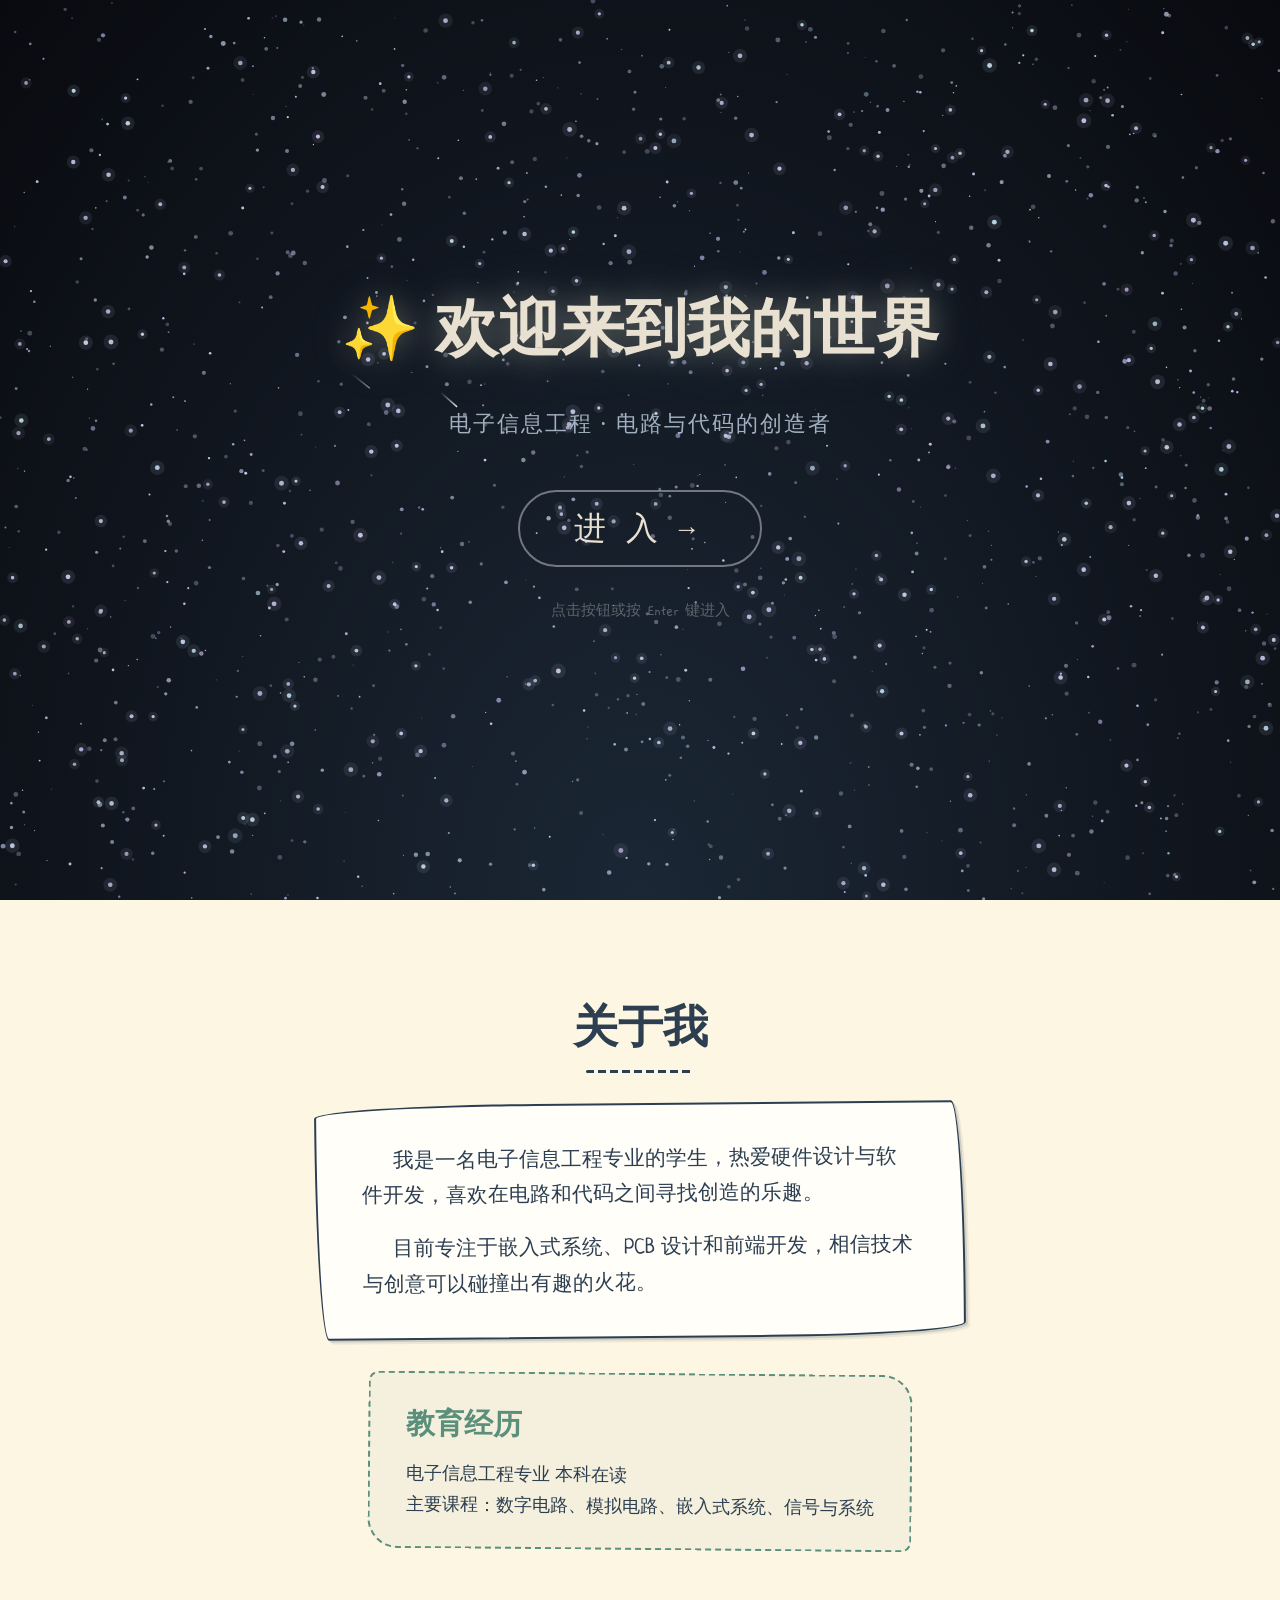
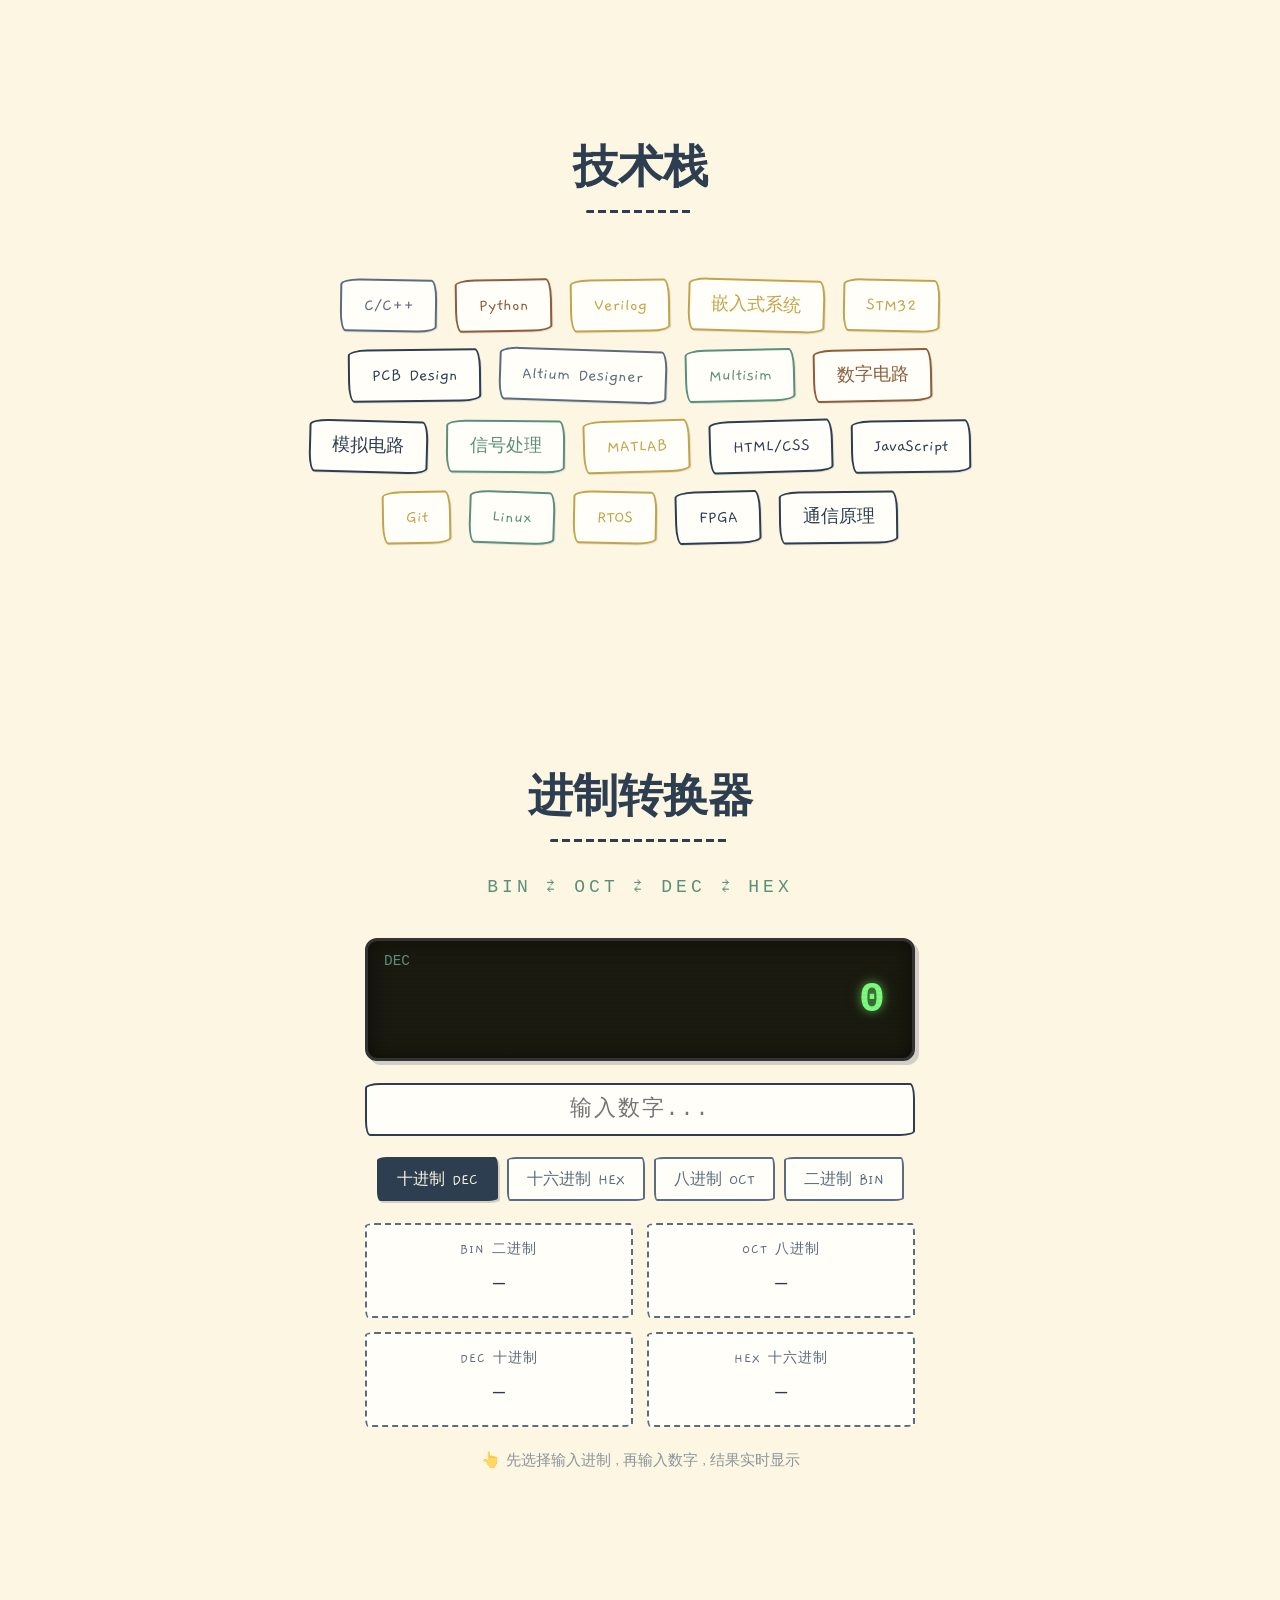
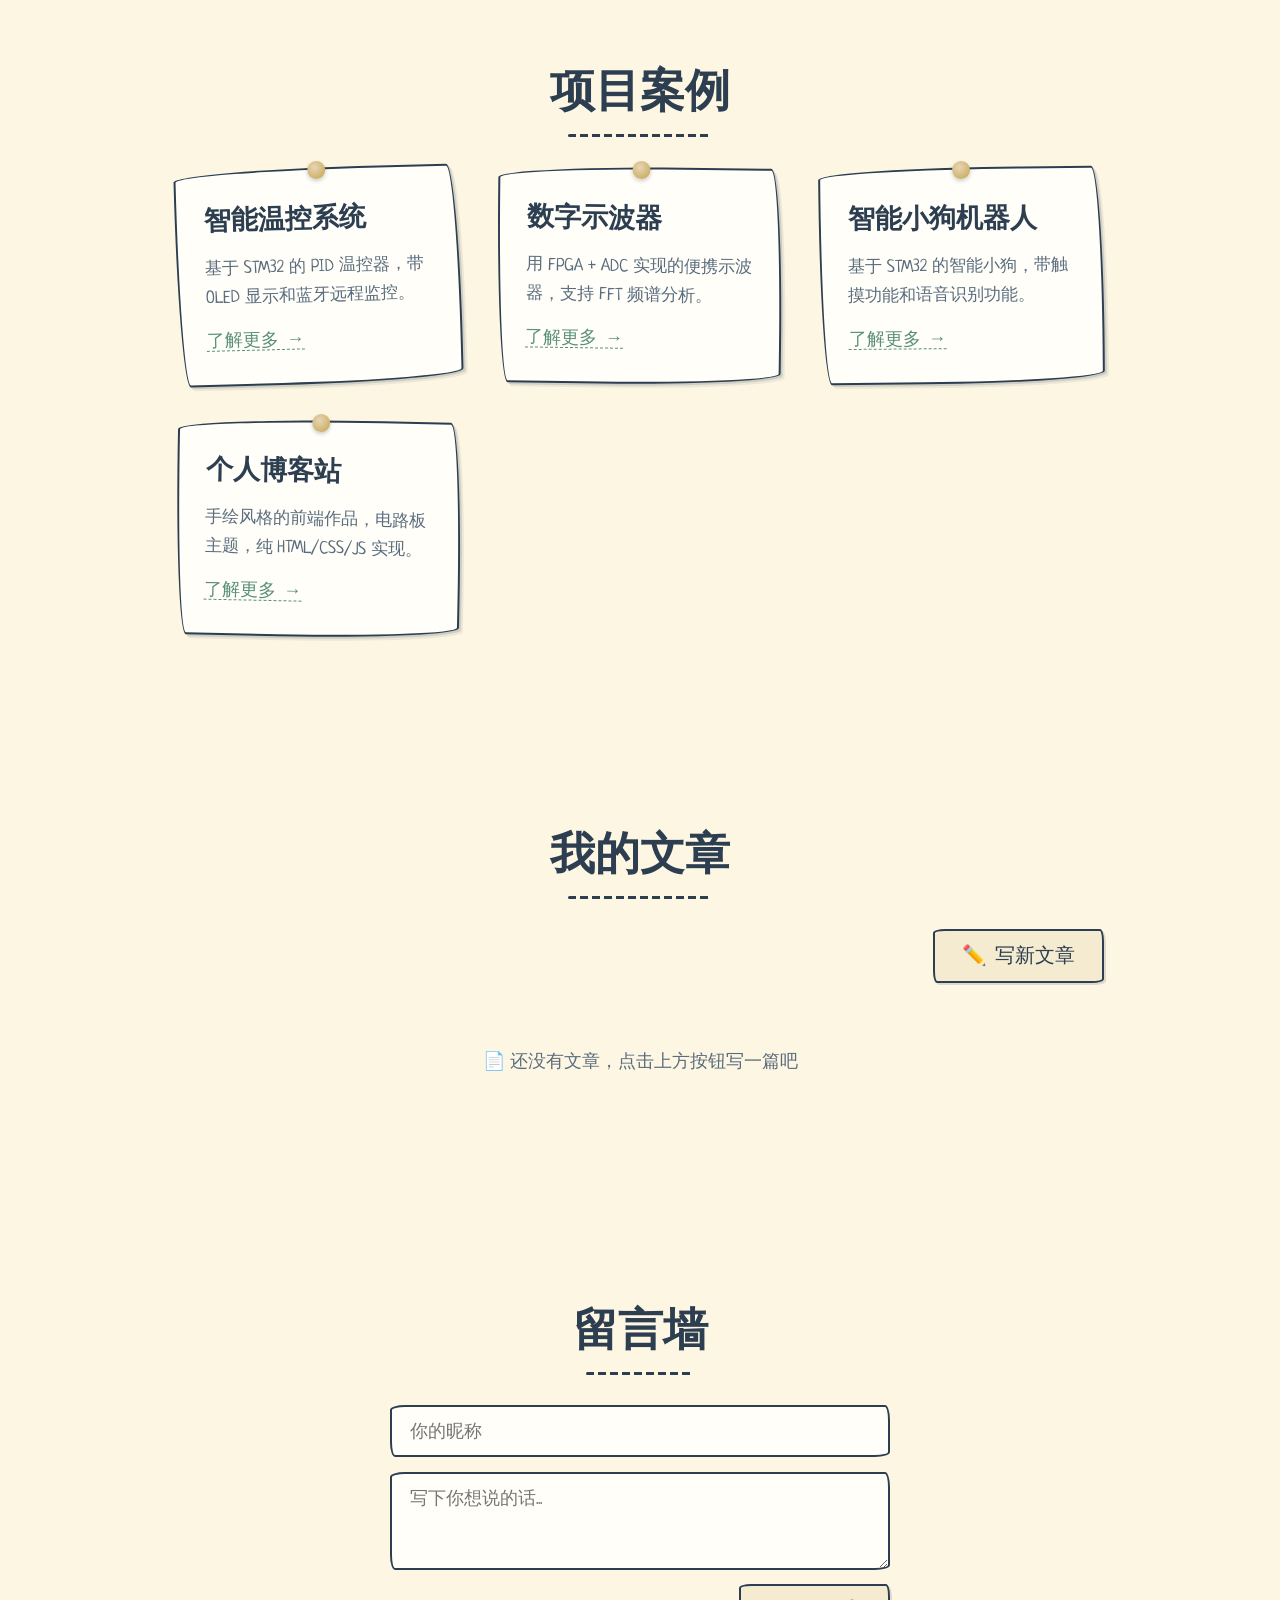
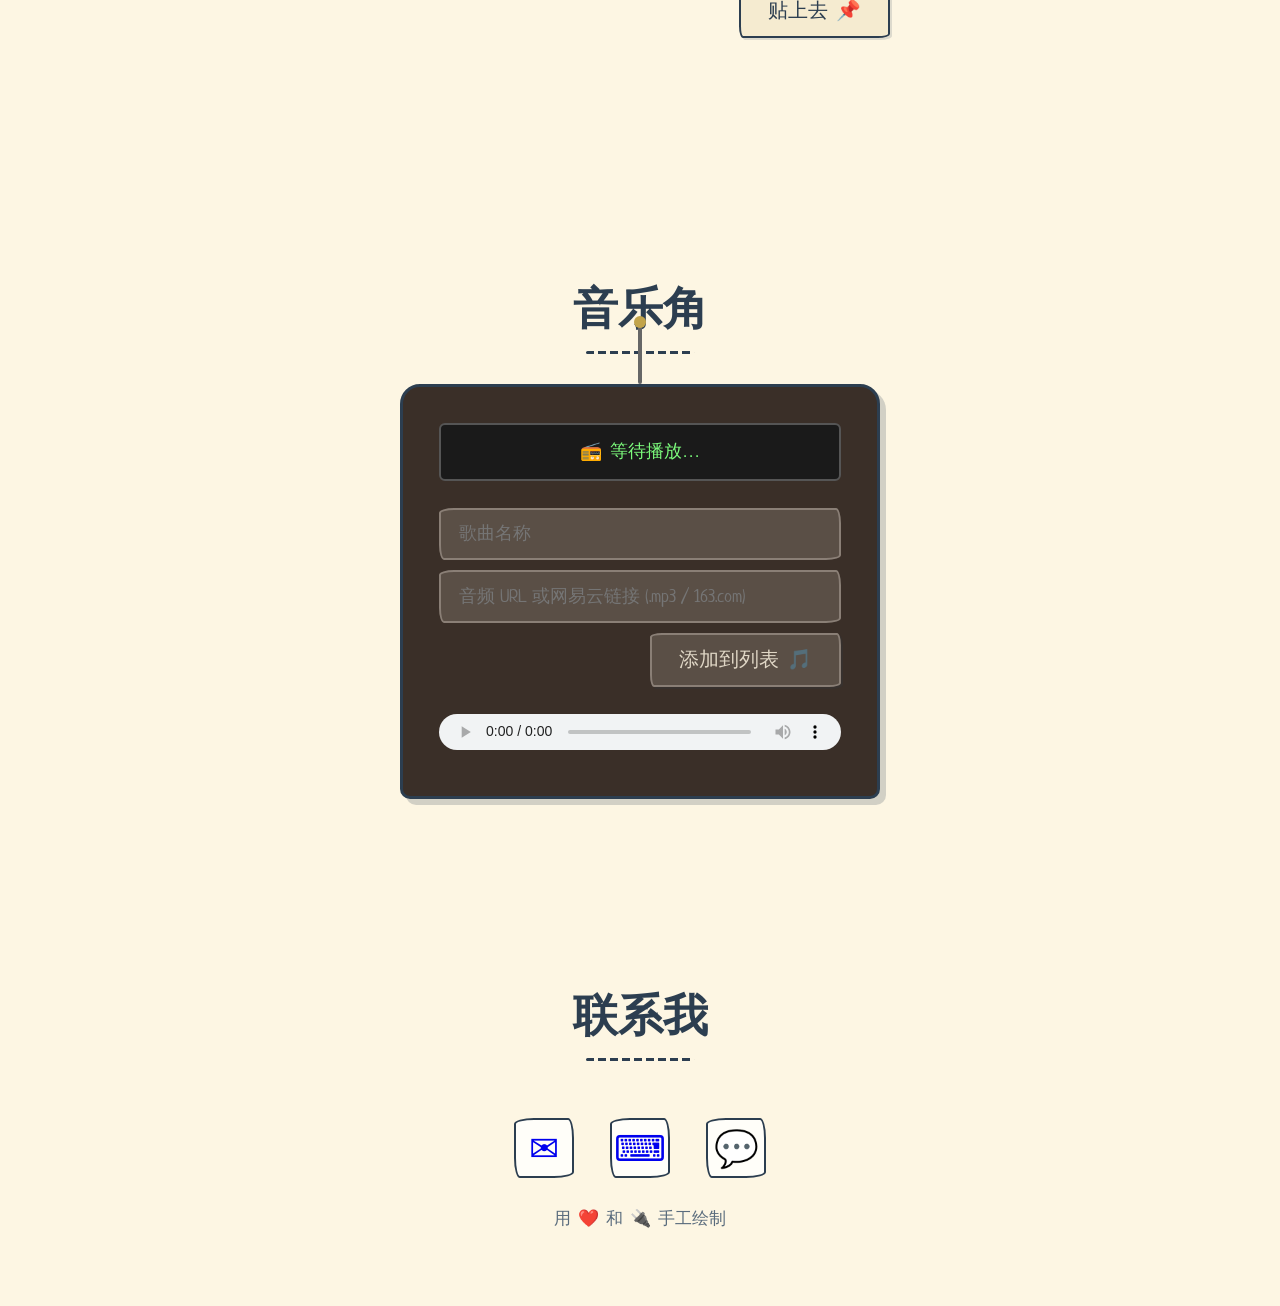
<file: index.html>
<!DOCTYPE html>
<html lang="zh-CN">
<head>
  <meta charset="UTF-8">
  <meta name="viewport" content="width=device-width, initial-scale=1.0, viewport-fit=cover">
  <meta name="theme-color" content="#fdf6e3">
  <meta name="apple-mobile-web-app-capable" content="yes">
  <meta name="apple-mobile-web-app-status-bar-style" content="default">
  <title>我的个人主页</title>
  <link rel="stylesheet" href="styles.css">
</head>
<body>

  <!-- ===== 星空欢迎页 ===== -->
  <div class="star-gate" id="starGate">
    <canvas class="star-canvas" id="starCanvas"></canvas>
    <div class="star-gate-content">
      <h1 class="star-title">✨ 欢迎来到我的世界</h1>
      <p class="star-subtitle">电子信息工程 · 电路与代码的创造者</p>
      <button class="star-enter-btn" id="btnEnter">
        <span class="btn-enter-text">进 入</span>
        <span class="btn-enter-arrow">→</span>
      </button>
      <p class="star-hint">点击按钮或按 Enter 键进入</p>
    </div>
  </div>

  <!-- 鼠标粒子 Canvas -->
  <canvas id="particleCanvas"></canvas>

  <!-- 电路板背景层 -->
  <div class="circuit-bg" id="circuitBg"></div>

  <!-- 导航栏 -->
  <nav class="nav" id="navbar">
    <div class="nav-inner">
      <a href="#hero" class="nav-link active">首页</a>
      <a href="#about" class="nav-link">关于</a>
      <a href="#skills" class="nav-link">技术栈</a>
      <a href="#converter" class="nav-link">进制转换</a>
      <a href="#projects" class="nav-link">项目</a>
      <a href="#articles" class="nav-link">文章</a>
      <a href="#messages" class="nav-link">留言墙</a>
      <a href="#music" class="nav-link">音乐角</a>
      <a href="#footer" class="nav-link">联系</a>
    </div>
    <button class="nav-toggle" id="navToggle" aria-label="菜单">☰</button>
  </nav>

  <!-- Hero 首屏 -->
  <section class="section hero" id="hero">
    <h1 class="hero-name">hello</h1>
    <p class="hero-subtitle" id="typewriter"></p>
    <div class="hero-decor">
      <span class="led led-red"></span>
      <span class="led led-green"></span>
      <span class="led led-yellow"></span>
    </div>
  </section>

  <!-- 关于我 -->
  <section class="section about" id="about">
    <h2 class="section-title">关于我</h2>
    <div class="note-card">
      <p class="note-text">我是一名电子信息工程专业的学生，热爱硬件设计与软件开发，喜欢在电路和代码之间寻找创造的乐趣。</p>
      <p class="note-text">目前专注于嵌入式系统、PCB 设计和前端开发，相信技术与创意可以碰撞出有趣的火花。</p>
    </div>
    <div class="edu-card">
      <h3 class="edu-title">教育经历</h3>
      <p>电子信息工程专业 本科在读</p>
      <p>主要课程：数字电路、模拟电路、嵌入式系统、信号与系统</p>
    </div>
  </section>

  <!-- 技术栈 -->
  <section class="section skills" id="skills">
    <h2 class="section-title">技术栈</h2>
    <div class="tag-cloud" id="tagCloud">
      <!-- JS 动态生成标签 -->
    </div>
  </section>

  <!-- 进制转换器 -->
  <section class="section converter" id="converter">
    <h2 class="section-title">进制转换器</h2>
    <p class="converter-subtitle">BIN ⇄ OCT ⇄ DEC ⇄ HEX</p>

    <div class="converter-box">
      <!-- 数码管显示屏 -->
      <div class="nixie-display" id="nixieDisplay">
        <span class="nixie-text" id="nixieValue">0</span>
        <span class="nixie-label" id="nixieLabel">DEC</span>
      </div>

      <!-- 输入区 -->
      <div class="converter-input-row">
        <input type="text" class="input-sketch converter-input" id="convInput"
               placeholder="输入数字..." maxlength="32" autocomplete="off">
      </div>

      <!-- 进制选择按钮 -->
      <div class="base-selector" id="baseSelector">
        <button class="base-btn active" data-base="10">十进制 DEC</button>
        <button class="base-btn" data-base="16">十六进制 HEX</button>
        <button class="base-btn" data-base="8">八进制 OCT</button>
        <button class="base-btn" data-base="2">二进制 BIN</button>
      </div>

      <!-- 转换结果 -->
      <div class="result-grid" id="resultGrid">
        <div class="result-card" data-base="2">
          <div class="result-label">BIN 二进制</div>
          <div class="result-value" id="resBin">—</div>
        </div>
        <div class="result-card" data-base="8">
          <div class="result-label">OCT 八进制</div>
          <div class="result-value" id="resOct">—</div>
        </div>
        <div class="result-card" data-base="10">
          <div class="result-label">DEC 十进制</div>
          <div class="result-value" id="resDec">—</div>
        </div>
        <div class="result-card" data-base="16">
          <div class="result-label">HEX 十六进制</div>
          <div class="result-value" id="resHex">—</div>
        </div>
      </div>

      <p class="converter-hint" id="convHint">👆 先选择输入进制，再输入数字，结果实时显示</p>
    </div>
  </section>

  <!-- 项目案例 -->
  <section class="section projects" id="projects">
    <h2 class="section-title">项目案例</h2>
    <div class="project-grid" id="projectGrid">
      <!-- JS 动态生成项目卡片 -->
    </div>
  </section>

  <!-- 文章区 -->
  <section class="section articles" id="articles">
    <h2 class="section-title">我的文章</h2>
    <button class="btn-sketch" id="btnNewArticle" style="margin-bottom:1.5rem;">✏️ 写新文章</button>
    <div class="article-editor" id="articleEditor" style="display:none;">
      <form class="article-form" id="articleForm">
        <input type="text" class="input-sketch" id="articleTitle" placeholder="文章标题" maxlength="50" required>
        <textarea class="input-sketch article-textarea" id="articleContent" placeholder="在这里写下你的想法..." rows="8" required></textarea>
        <div class="article-form-actions">
          <button type="button" class="btn-sketch btn-cancel" id="btnCancelArticle">取消</button>
          <button type="submit" class="btn-sketch">发布 📝</button>
        </div>
        <input type="hidden" id="editIndex" value="-1">
      </form>
    </div>
    <div class="article-list" id="articleList">
      <!-- JS 动态渲染文章卡片 -->
    </div>
  </section>

  <!-- 留言墙 -->
  <section class="section messages" id="messages">
    <h2 class="section-title">留言墙</h2>
    <form class="msg-form" id="msgForm">
      <input type="text" class="input-sketch" id="msgName" placeholder="你的昵称" maxlength="20" required>
      <textarea class="input-sketch" id="msgContent" placeholder="写下你想说的话..." rows="3" maxlength="200" required></textarea>
      <button type="submit" class="btn-sketch">贴上去 📌</button>
    </form>
    <div class="sticky-wall" id="stickyWall">
      <!-- JS 动态渲染便利贴 -->
    </div>
  </section>

  <!-- 音乐角 -->
  <section class="section music" id="music">
    <h2 class="section-title">音乐角</h2>
    <div class="radio-box">
      <div class="radio-body">
        <div class="radio-display" id="radioDisplay">
          <span class="radio-text">📻 等待播放...</span>
        </div>
        <form class="music-form" id="musicForm">
          <input type="text" class="input-sketch" id="musicTitle" placeholder="歌曲名称" maxlength="30" required>
          <input type="url" class="input-sketch" id="musicUrl" placeholder="音频 URL 或网易云链接 (.mp3 / 163.com)" required>
          <button type="submit" class="btn-sketch">添加到列表 🎵</button>
        </form>
        <ul class="playlist" id="playlist">
          <!-- JS 动态渲染播放列表 -->
        </ul>
        <audio id="audioPlayer" class="audio-player" controls></audio>
        <div id="neteasePlayer" class="netease-player" style="display:none;"></div>
      </div>
      <div class="radio-antenna"></div>
    </div>
  </section>

  <!-- 页脚 -->
  <footer class="section footer" id="footer">
    <h2 class="section-title">联系我</h2>
    <div class="contact-row">
      <a href="mailto:your@email.com" class="contact-icon" title="邮箱">
        <span class="icon-envelope">✉</span>
      </a>
      <a href="https://github.com/yourname" class="contact-icon" title="GitHub">
        <span class="icon-github">⌨</span>
      </a>
      <a href="#" class="contact-icon" title="微信">
        <span class="icon-wechat">💬</span>
      </a>
    </div>
    <p class="footer-note">用 ❤️ 和 🔌 手工绘制</p>
  </footer>

  <script src="script.js"></script>
</body>
</html>
</file>
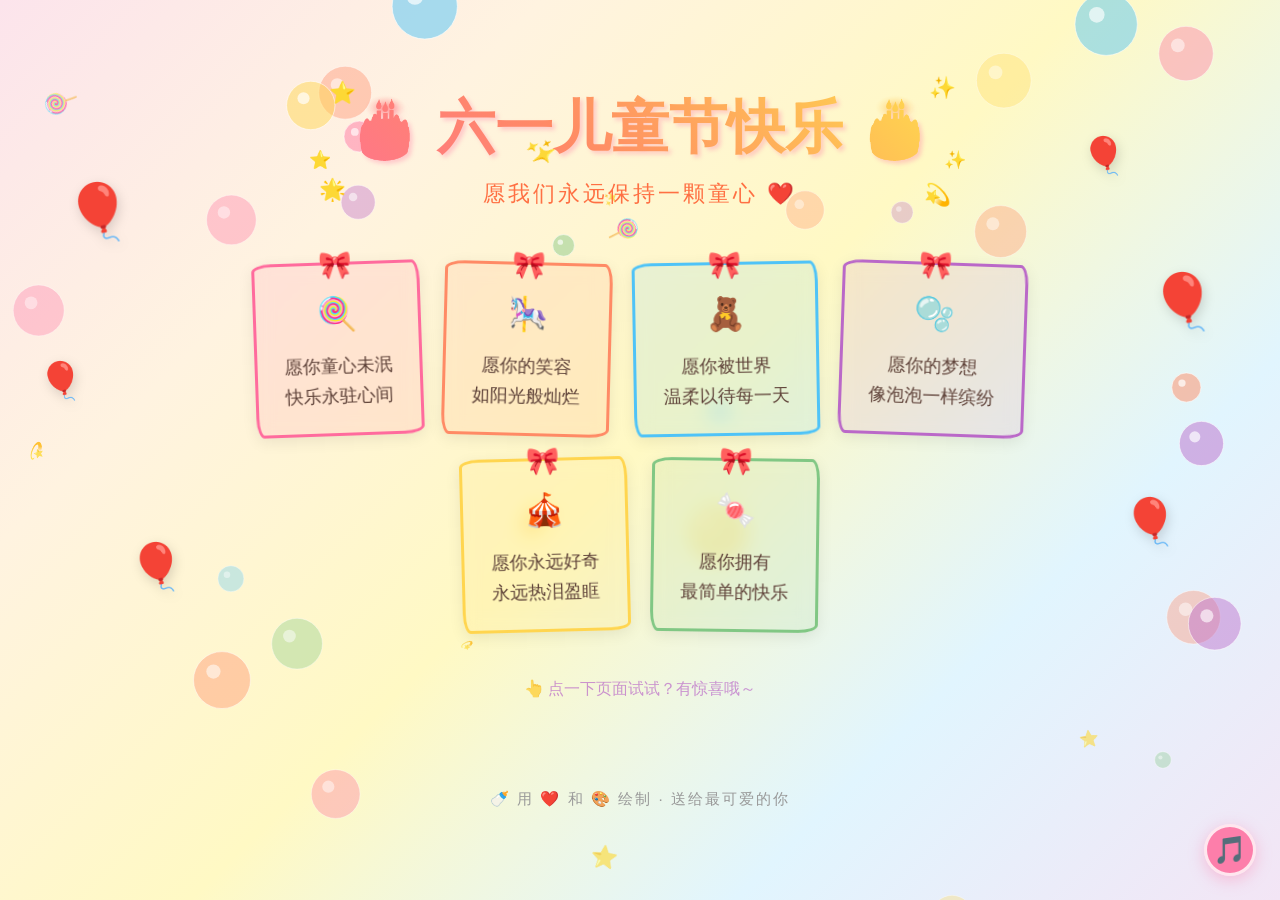
<file: childrens-day/index.html>
<!DOCTYPE html>
<html lang="zh-CN">
<head>
<meta charset="UTF-8">
<meta name="viewport" content="width=device-width, initial-scale=1.0, viewport-fit=cover">
<meta name="theme-color" content="#FF6B9D">
<title>🎈 六一儿童节快乐 🎈</title>
<style>
/* ===== Reset & Base ===== */
*, *::before, *::after { margin:0; padding:0; box-sizing:border-box; }

html {
  font-size: 18px;
  -webkit-text-size-adjust: 100%;
  text-size-adjust: 100%;
}

body {
  min-height: 100svh;
  background: linear-gradient(135deg, #fce4ec 0%, #fff3e0 25%, #fff9c4 50%, #e1f5fe 75%, #f3e5f5 100%);
  background-attachment: fixed;
  font-family: 'PingFang SC', 'Hiragino Sans GB', 'Microsoft YaHei', 'Noto Sans SC', sans-serif;
  overflow-x: hidden;
  position: relative;
  cursor: default;
  -webkit-tap-highlight-color: transparent;
  user-select: none;
}

/* ===== Canvas Background ===== */
#bubbleCanvas {
  position: fixed;
  inset: 0;
  z-index: 0;
  pointer-events: none;
}

/* ===== Balloons Side Decor ===== */
.balloon {
  position: fixed;
  z-index: 1;
  pointer-events: none;
  font-size: 3rem;
  animation: balloon-float 6s ease-in-out infinite;
  filter: drop-shadow(2px 4px 6px rgba(0,0,0,0.15));
}
.balloon:nth-child(1) { left:5%; top:20%; animation-delay:0s; animation-duration:7s; }
.balloon:nth-child(2) { right:5%; top:30%; animation-delay:1.5s; animation-duration:6.5s; }
.balloon:nth-child(3) { left:10%; top:60%; animation-delay:3s; animation-duration:7.5s; font-size:2.5rem; }
.balloon:nth-child(4) { right:8%; top:55%; animation-delay:4.5s; animation-duration:6s; font-size:2.5rem; }
.balloon:nth-child(5) { left:3%; top:40%; animation-delay:2s; animation-duration:8s; font-size:2rem; }
.balloon:nth-child(6) { right:12%; top:15%; animation-delay:5s; animation-duration:7s; font-size:2rem; }

.balloon-string {
  position: absolute;
  bottom: -40px;
  left: 50%;
  width: 1px;
  height: 40px;
  background: linear-gradient(to bottom, rgba(0,0,0,0.2), transparent);
  transform-origin: top center;
  animation: string-sway 3s ease-in-out infinite;
}

@keyframes balloon-float {
  0%, 100% { transform: translateY(0) rotate(-2deg); }
  50% { transform: translateY(-25px) rotate(3deg); }
}

@keyframes string-sway {
  0%, 100% { transform: rotate(-2deg); }
  50% { transform: rotate(2deg); }
}

/* ===== Main Content ===== */
.main-content {
  position: relative;
  z-index: 2;
  display: flex;
  flex-direction: column;
  align-items: center;
  padding: 3rem 1.5rem 5rem;
  min-height: 100svh;
}

/* ===== Title ===== */
.title-wrap {
  text-align: center;
  margin: 2rem 0 1.5rem;
  position: relative;
}

.title-main {
  font-size: 3.2rem;
  font-weight: 900;
  background: linear-gradient(45deg, #FF6B9D, #FF8A65, #FFD54F, #4FC3F7, #BA68C8, #FF6B9D);
  background-size: 300% 300%;
  -webkit-background-clip: text;
  background-clip: text;
  -webkit-text-fill-color: transparent;
  animation: title-sparkle 3s ease-in-out infinite, title-sway 4s ease-in-out infinite;
  text-shadow: none;
  filter: drop-shadow(3px 3px 2px rgba(255,107,157,0.3));
  line-height: 1.3;
}

@keyframes title-sparkle {
  0%, 100% { background-position: 0% 50%; }
  50% { background-position: 100% 50%; }
}

@keyframes title-sway {
  0%, 100% { transform: rotate(-1.5deg) scale(1); }
  25% { transform: rotate(1deg) scale(1.03); }
  50% { transform: rotate(-1deg) scale(1); }
  75% { transform: rotate(1.5deg) scale(1.02); }
}

.title-sub {
  font-size: 1.2rem;
  color: #FF7043;
  margin-top: 0.8rem;
  letter-spacing: 3px;
  animation: subtitle-bounce 2s ease-in-out infinite;
}

@keyframes subtitle-bounce {
  0%, 100% { transform: translateY(0); opacity: 0.8; }
  50% { transform: translateY(-6px); opacity: 1; }
}

/* Star sparkles around title */
.title-sparkle {
  position: absolute;
  pointer-events: none;
  font-size: 1.2rem;
  animation: sparkle-float 2s ease-in-out infinite;
}
.title-sparkle:nth-child(1) { top:-10px; left:-20px; animation-delay:0s; }
.title-sparkle:nth-child(2) { top:-15px; right:-25px; animation-delay:0.6s; }
.title-sparkle:nth-child(3) { bottom:5px; left:-30px; animation-delay:1.2s; }
.title-sparkle:nth-child(4) { bottom:0px; right:-20px; animation-delay:0.3s; }
.title-sparkle:nth-child(5) { top:50%; left:-40px; animation-delay:0.9s; font-size:1rem; }
.title-sparkle:nth-child(6) { top:50%; right:-35px; animation-delay:1.5s; font-size:1rem; }

@keyframes sparkle-float {
  0%, 100% { transform: translateY(0) scale(1); opacity: 0.4; }
  50% { transform: translateY(-12px) scale(1.4); opacity: 1; }
}

/* ===== Blessing Cards ===== */
.blessings {
  display: flex;
  flex-wrap: wrap;
  justify-content: center;
  gap: 1.2rem;
  max-width: 800px;
  margin: 1.5rem 0 2rem;
}

.blessing-card {
  background: rgba(255,255,255,0.75);
  backdrop-filter: blur(10px);
  border: 3px solid;
  border-radius: 20px 8px 20px 8px / 8px 20px 8px 20px;
  padding: 1.2rem 1.5rem;
  max-width: 220px;
  text-align: center;
  font-size: 1rem;
  line-height: 1.7;
  color: #5D4037;
  box-shadow: 0 4px 15px rgba(0,0,0,0.08);
  animation: card-enter 0.6s ease-out backwards;
  transition: transform 0.3s, box-shadow 0.3s;
  position: relative;
}

.blessing-card:hover {
  transform: translateY(-5px) rotate(0deg) !important;
  box-shadow: 0 8px 25px rgba(0,0,0,0.12);
}

.blessing-card:nth-child(1) {
  border-color: #FF6B9D;
  background: rgba(255,107,157,0.12);
  transform: rotate(-2deg);
  animation-delay: 0.1s;
}
.blessing-card:nth-child(2) {
  border-color: #FF8A65;
  background: rgba(255,138,101,0.12);
  transform: rotate(1.5deg);
  animation-delay: 0.25s;
}
.blessing-card:nth-child(3) {
  border-color: #4FC3F7;
  background: rgba(79,195,247,0.12);
  transform: rotate(-1deg);
  animation-delay: 0.4s;
}
.blessing-card:nth-child(4) {
  border-color: #BA68C8;
  background: rgba(186,104,200,0.12);
  transform: rotate(2deg);
  animation-delay: 0.55s;
}
.blessing-card:nth-child(5) {
  border-color: #FFD54F;
  background: rgba(255,213,79,0.12);
  transform: rotate(-1.5deg);
  animation-delay: 0.7s;
}
.blessing-card:nth-child(6) {
  border-color: #81C784;
  background: rgba(129,199,132,0.12);
  transform: rotate(0.8deg);
  animation-delay: 0.85s;
}

.blessing-card .card-icon {
  font-size: 1.8rem;
  display: block;
  margin-bottom: 0.5rem;
}

@keyframes card-enter {
  from {
    opacity: 0;
    transform: translateY(30px) scale(0.9);
  }
  to {
    opacity: 1;
  }
}

/* Bow decoration on cards */
.blessing-card::before {
  content: '🎀';
  position: absolute;
  top: -22px;
  left: 50%;
  transform: translateX(-50%);
  font-size: 1.5rem;
}

/* ===== Click Pop Interaction ===== */
.pop-item {
  position: fixed;
  z-index: 100;
  pointer-events: none;
  font-size: 2.5rem;
  animation: pop-up 1.2s ease-out forwards;
  filter: drop-shadow(0 4px 8px rgba(0,0,0,0.2));
}

@keyframes pop-up {
  0% {
    transform: translate(-50%, -50%) scale(0) rotate(-30deg);
    opacity: 1;
  }
  60% {
    transform: translate(-50%, -90%) scale(1.3) rotate(10deg);
    opacity: 1;
  }
  100% {
    transform: translate(-50%, -180%) scale(0.8) rotate(20deg);
    opacity: 0;
  }
}

/* Click hint */
.click-hint {
  font-size: 0.9rem;
  color: #BA68C8;
  opacity: 0.7;
  margin-top: 0.5rem;
  animation: hint-pulse 2.5s ease-in-out infinite;
}

@keyframes hint-pulse {
  0%, 100% { opacity: 0.4; }
  50% { opacity: 0.9; }
}

/* ===== Music Toggle ===== */
.music-toggle {
  position: fixed;
  bottom: 24px;
  right: 24px;
  z-index: 200;
  width: 52px;
  height: 52px;
  border-radius: 50%;
  border: 3px solid rgba(255,255,255,0.8);
  background: rgba(255,107,157,0.85);
  backdrop-filter: blur(8px);
  color: #fff;
  font-size: 1.5rem;
  cursor: pointer;
  display: flex;
  align-items: center;
  justify-content: center;
  box-shadow: 0 4px 16px rgba(255,107,157,0.35);
  transition: all 0.3s;
  animation: music-bounce 2s ease-in-out infinite;
}

.music-toggle:hover {
  transform: scale(1.15);
  box-shadow: 0 6px 24px rgba(255,107,157,0.5);
}

.music-toggle.muted {
  background: rgba(180,180,180,0.7);
  border-color: rgba(200,200,200,0.6);
  box-shadow: 0 4px 12px rgba(0,0,0,0.1);
  animation: none;
}

.music-toggle.muted::after {
  content: '';
  position: absolute;
  width: 2px;
  height: 24px;
  background: #fff;
  border-radius: 1px;
  transform: rotate(-45deg);
}

@keyframes music-bounce {
  0%, 100% { transform: translateY(0); }
  50% { transform: translateY(-6px); }
}

@media (max-width: 480px) {
  .music-toggle {
    width: 44px;
    height: 44px;
    font-size: 1.2rem;
    bottom: 16px;
    right: 16px;
  }
}

/* ===== Footer ===== */
.footer-note {
  margin-top: auto;
  padding-top: 2rem;
  font-size: 0.85rem;
  color: #999;
  text-align: center;
  letter-spacing: 2px;
}

/* ===== Responsive ===== */
@media (max-width: 768px) {
  html { font-size: 16px; }

  .title-main { font-size: 2.4rem; }
  .title-sub { font-size: 1rem; }

  .blessings { gap: 1rem; }
  .blessing-card {
    max-width: 160px;
    padding: 1rem 1.2rem;
    font-size: 0.9rem;
  }

  .balloon {
    font-size: 2.2rem;
  }
  .balloon:nth-child(3),
  .balloon:nth-child(4) {
    font-size: 1.8rem;
  }
  .balloon:nth-child(5),
  .balloon:nth-child(6) {
    display: none; /* 小屏隐藏部分气球 */
  }
}

@media (max-width: 480px) {
  html { font-size: 15px; }

  .title-main { font-size: 1.9rem; }
  .title-sub { font-size: 0.9rem; letter-spacing:1px; }

  .blessings {
    flex-direction: column;
    align-items: center;
    gap: 0.8rem;
  }
  .blessing-card {
    max-width: 280px;
    width: 100%;
    padding: 0.8rem 1rem;
    font-size: 0.85rem;
  }

  .blessing-card .card-icon { font-size: 1.5rem; }

  .balloon { font-size: 1.8rem; }
  .balloon:nth-child(4),
  .balloon:nth-child(5),
  .balloon:nth-child(6) {
    display: none;
  }

  .click-hint { font-size: 0.75rem; }

  /* 移动端减小触摸弹出元素尺寸 */
  .pop-item { font-size: 2rem; }
}
</style>
</head>
<body>

<!-- Balloons -->
<div class="balloon">🎈</div>
<div class="balloon">🎈</div>
<div class="balloon">🎈</div>
<div class="balloon">🎈</div>
<div class="balloon">🎈</div>
<div class="balloon">🎈</div>

<!-- Bubble & Star Canvas -->
<canvas id="bubbleCanvas"></canvas>

<!-- Main Content -->
<div class="main-content">

  <!-- Title -->
  <div class="title-wrap">
    <span class="title-sparkle">⭐</span>
    <span class="title-sparkle">✨</span>
    <span class="title-sparkle">🌟</span>
    <span class="title-sparkle">💫</span>
    <span class="title-sparkle">⭐</span>
    <span class="title-sparkle">✨</span>
    <h1 class="title-main">🎂 六一儿童节快乐 🎂</h1>
    <p class="title-sub">愿我们永远保持一颗童心 ❤️</p>
  </div>

  <!-- Blessing Cards -->
  <div class="blessings">
    <div class="blessing-card">
      <span class="card-icon">🍭</span>
      愿你童心未泯<br>快乐永驻心间
    </div>
    <div class="blessing-card">
      <span class="card-icon">🎠</span>
      愿你的笑容<br>如阳光般灿烂
    </div>
    <div class="blessing-card">
      <span class="card-icon">🧸</span>
      愿你被世界<br>温柔以待每一天
    </div>
    <div class="blessing-card">
      <span class="card-icon">🫧</span>
      愿你的梦想<br>像泡泡一样缤纷
    </div>
    <div class="blessing-card">
      <span class="card-icon">🎪</span>
      愿你永远好奇<br>永远热泪盈眶
    </div>
    <div class="blessing-card">
      <span class="card-icon">🍬</span>
      愿你拥有<br>最简单的快乐
    </div>
  </div>

  <!-- Click Hint -->
  <p class="click-hint">👆 点一下页面试试？有惊喜哦～</p>

  <!-- Music Toggle -->
  <button class="music-toggle" id="musicToggle" aria-label="音乐开关" title="音乐开关">🎵</button>

  <!-- Footer -->
  <p class="footer-note">🍼 用 ❤️ 和 🎨 绘制 · 送给最可爱的你</p>

</div>

<script>
/* ===== Canvas: Falling Bubbles & Stars ===== */
(function() {
  const canvas = document.getElementById('bubbleCanvas');
  const ctx = canvas.getContext('2d');
  let items = [];
  let animId;

  function resize() {
    canvas.width = window.innerWidth;
    canvas.height = window.innerHeight;
  }
  resize();

  let resizeTimer;
  window.addEventListener('resize', () => {
    clearTimeout(resizeTimer);
    resizeTimer = setTimeout(resize, 200);
  });

  // Item types: bubble (circle with shine), star (text)
  const colors = [
    'rgba(255,107,157,0.5)',   // pink
    'rgba(255,138,101,0.5)',   // orange
    'rgba(255,213,79,0.5)',    // yellow
    'rgba(79,195,247,0.5)',    // blue
    'rgba(186,104,200,0.5)',   // purple
    'rgba(129,199,132,0.5)',   // green
  ];

  const starChars = ['⭐', '✨', '🌟', '💫', '🎀', '🧸', '🍭', '🎈'];

  function spawnItem() {
    const isStar = Math.random() < 0.25;
    items.push({
      type: isStar ? 'star' : 'bubble',
      x: Math.random() * canvas.width,
      y: canvas.height + 40,
      size: isStar ? 14 + Math.random() * 18 : 8 + Math.random() * 28,
      speed: 0.4 + Math.random() * 1.2,
      drift: (Math.random() - 0.5) * 0.8,
      opacity: 0.5 + Math.random() * 0.5,
      color: colors[Math.floor(Math.random() * colors.length)],
      rotation: Math.random() * 360,
      rotSpeed: (Math.random() - 0.5) * 1.5,
      char: starChars[Math.floor(Math.random() * starChars.length)],
    });
  }

  // Initial population
  const isMobile = window.innerWidth < 768;
  const initCount = isMobile ? 20 : 35;
  for (let i = 0; i < initCount; i++) {
    const item = {
      type: Math.random() < 0.25 ? 'star' : 'bubble',
      x: Math.random() * canvas.width,
      y: Math.random() * canvas.height,
      size: Math.random() < 0.25 ? 14 + Math.random() * 18 : 8 + Math.random() * 28,
      speed: 0.4 + Math.random() * 1.2,
      drift: (Math.random() - 0.5) * 0.8,
      opacity: 0.5 + Math.random() * 0.5,
      color: colors[Math.floor(Math.random() * colors.length)],
      rotation: Math.random() * 360,
      rotSpeed: (Math.random() - 0.5) * 1.5,
      char: starChars[Math.floor(Math.random() * starChars.length)],
    };
    items.push(item);
  }

  // Spawn rate
  let spawnInterval = isMobile ? 600 : 350;
  let lastSpawn = 0;

  function animate(timestamp) {
    if (document.hidden) {
      animId = requestAnimationFrame(animate);
      return;
    }

    ctx.clearRect(0, 0, canvas.width, canvas.height);

    // Spawn new items
    if (timestamp - lastSpawn > spawnInterval) {
      spawnItem();
      lastSpawn = timestamp;
    }

    // Cap items
    const maxItems = isMobile ? 45 : 80;
    if (items.length > maxItems) {
      items.splice(0, items.length - maxItems);
    }

    // Draw & update
    items = items.filter(item => {
      item.y -= item.speed;
      item.x += item.drift;
      item.rotation += item.rotSpeed;

      if (item.y < -60 || item.x < -60 || item.x > canvas.width + 60) {
        return false;
      }

      if (item.type === 'bubble') {
        // Draw bubble
        ctx.save();
        ctx.globalAlpha = item.opacity;
        ctx.beginPath();
        ctx.arc(item.x, item.y, item.size, 0, Math.PI * 2);
        ctx.fillStyle = item.color;
        ctx.fill();
        ctx.strokeStyle = 'rgba(255,255,255,0.6)';
        ctx.lineWidth = 1;
        ctx.stroke();

        // Shine highlight
        ctx.beginPath();
        ctx.arc(item.x - item.size * 0.3, item.y - item.size * 0.3,
                item.size * 0.25, 0, Math.PI * 2);
        ctx.fillStyle = 'rgba(255,255,255,0.7)';
        ctx.fill();
        ctx.restore();
      } else {
        // Draw star/emoji
        ctx.save();
        ctx.globalAlpha = item.opacity;
        ctx.translate(item.x, item.y);
        ctx.rotate(item.rotation * Math.PI / 180);
        ctx.font = `${item.size}px sans-serif`;
        ctx.textAlign = 'center';
        ctx.textBaseline = 'middle';
        ctx.fillText(item.char, 0, 0);
        ctx.restore();
      }

      return true;
    });

    animId = requestAnimationFrame(animate);
  }

  animId = requestAnimationFrame(animate);
})();

/* ===== Web Audio API 音效引擎 ===== */
(function() {
  let audioCtx = null;
  let musicOn = true;
  let bgTimer = null;
  const toggleBtn = document.getElementById('musicToggle');

  // 懒初始化（浏览器要求用户交互后才能播放音频）
  function ensureCtx() {
    if (!audioCtx) {
      audioCtx = new (window.AudioContext || window.webkitAudioContext)();
    }
    // 恢复被暂停的上下文
    if (audioCtx.state === 'suspended') {
      audioCtx.resume();
    }
    return audioCtx;
  }

  // 主音量节点
  let masterGain = null;
  function getMaster() {
    if (!masterGain && audioCtx) {
      masterGain = audioCtx.createGain();
      masterGain.gain.value = 0.35;
      masterGain.connect(audioCtx.destination);
    }
    return masterGain;
  }

  /* --- 点击音效：清脆叮咚声 --- */
  window.playClickSound = function() {
    if (!musicOn) return;
    const ctx = ensureCtx();
    const master = getMaster();
    if (!master) return;

    const now = ctx.currentTime;

    // 主音：明亮叮咚
    const osc1 = ctx.createOscillator();
    const gain1 = ctx.createGain();
    osc1.type = 'sine';
    osc1.frequency.setValueAtTime(880, now);
    osc1.frequency.exponentialRampToValueAtTime(1320, now + 0.08);
    osc1.frequency.exponentialRampToValueAtTime(1100, now + 0.2);
    gain1.gain.setValueAtTime(0.5, now);
    gain1.gain.exponentialRampToValueAtTime(0.01, now + 0.25);
    osc1.connect(gain1);
    gain1.connect(master);
    osc1.start(now);
    osc1.stop(now + 0.3);

    // 泛音：增加亮度
    const osc2 = ctx.createOscillator();
    const gain2 = ctx.createGain();
    osc2.type = 'triangle';
    osc2.frequency.setValueAtTime(1760, now);
    osc2.frequency.exponentialRampToValueAtTime(2200, now + 0.06);
    gain2.gain.setValueAtTime(0.2, now);
    gain2.gain.exponentialRampToValueAtTime(0.01, now + 0.18);
    osc2.connect(gain2);
    gain2.connect(master);
    osc2.start(now);
    osc2.stop(now + 0.2);

    // 星星音效：极短高频点缀
    const osc3 = ctx.createOscillator();
    const gain3 = ctx.createGain();
    osc3.type = 'sine';
    osc3.frequency.setValueAtTime(2600, now);
    gain3.gain.setValueAtTime(0.08, now);
    gain3.gain.exponentialRampToValueAtTime(0.01, now + 0.06);
    osc3.connect(gain3);
    gain3.connect(master);
    osc3.start(now);
    osc3.stop(now + 0.08);
  };

  /* --- 背景旋律：简单童谣片段（小星星变奏） --- */
  const melodyNotes = [
    // 小星星旋律：C C G G A A G
    { freq: 523, dur: 0.4 },  // C
    { freq: 523, dur: 0.4 },  // C
    { freq: 784, dur: 0.4 },  // G
    { freq: 784, dur: 0.4 },  // G
    { freq: 880, dur: 0.4 },  // A
    { freq: 880, dur: 0.4 },  // A
    { freq: 784, dur: 0.8 },  // G
    // F F E E D D C
    { freq: 698, dur: 0.4 },  // F
    { freq: 698, dur: 0.4 },  // F
    { freq: 659, dur: 0.4 },  // E
    { freq: 659, dur: 0.4 },  // E
    { freq: 587, dur: 0.4 },  // D
    { freq: 587, dur: 0.4 },  // D
    { freq: 523, dur: 0.8 },  // C
  ];

  let melodyNoteIdx = 0;
  function playNextNote() {
    if (!musicOn || !audioCtx || audioCtx.state === 'suspended') return;
    const master = getMaster();
    if (!master) return;

    const note = melodyNotes[melodyNoteIdx];
    const ctx = audioCtx;
    const now = ctx.currentTime;

    // 用钟声模拟（软音头）
    const osc = ctx.createOscillator();
    const gain = ctx.createGain();
    osc.type = 'sine';
    osc.frequency.setValueAtTime(note.freq, now);
    gain.gain.setValueAtTime(0, now);
    gain.gain.linearRampToValueAtTime(0.18, now + 0.03);
    gain.gain.exponentialRampToValueAtTime(0.01, now + note.dur);
    osc.connect(gain);
    gain.connect(master);
    osc.start(now);
    osc.stop(now + note.dur + 0.05);

    // 和声
    const osc2 = ctx.createOscillator();
    const gain2 = ctx.createGain();
    osc2.type = 'triangle';
    osc2.frequency.setValueAtTime(note.freq * 1.5, now);
    gain2.gain.setValueAtTime(0, now);
    gain2.gain.linearRampToValueAtTime(0.06, now + 0.02);
    gain2.gain.exponentialRampToValueAtTime(0.01, now + note.dur * 0.7);
    osc2.connect(gain2);
    gain2.connect(master);
    osc2.start(now);
    osc2.stop(now + note.dur * 0.8);

    melodyNoteIdx = (melodyNoteIdx + 1) % melodyNotes.length;
  }

  function startBackgroundMusic() {
    if (!musicOn || !audioCtx) return;
    stopBackgroundMusic();
    melodyNoteIdx = Math.floor(Math.random() * melodyNotes.length);
    // 每 2-3 秒一个音符，轻盈不吵闹
    const interval = 2000 + Math.random() * 1000;
    playNextNote();
    bgTimer = setInterval(playNextNote, interval);
  }

  function stopBackgroundMusic() {
    if (bgTimer) {
      clearInterval(bgTimer);
      bgTimer = null;
    }
  }

  /* --- 音乐开关按钮 --- */
  if (toggleBtn) {
    toggleBtn.addEventListener('click', function(e) {
      e.stopPropagation();
      musicOn = !musicOn;
      if (musicOn) {
        toggleBtn.classList.remove('muted');
        toggleBtn.textContent = '🎵';
        ensureCtx();
        startBackgroundMusic();
      } else {
        toggleBtn.classList.add('muted');
        toggleBtn.textContent = '🔇';
        stopBackgroundMusic();
      }
    });
  }

  // 首次用户交互时初始化音频上下文并开始背景音乐
  function onFirstInteraction() {
    ensureCtx();
    if (musicOn && !bgTimer) {
      // 延迟一小会儿再开始背景音乐，避免和点击音效打架
      setTimeout(() => startBackgroundMusic(), 600);
    }
    document.removeEventListener('click', onFirstInteraction);
    document.removeEventListener('touchstart', onFirstInteraction);
  }
  document.addEventListener('click', onFirstInteraction);
  document.addEventListener('touchstart', onFirstInteraction, { passive: true });

  // 页面隐藏时暂停，回来后恢复
  document.addEventListener('visibilitychange', () => {
    if (document.hidden) {
      stopBackgroundMusic();
    } else if (musicOn && audioCtx) {
      audioCtx.resume();
      if (!bgTimer) startBackgroundMusic();
    }
  });
})();

/* ===== Click Interaction: Pop cute emoji & blessing ===== */
(function() {
  const popEmojis = ['🧸', '🍭', '🎈', '🎀', '🍬', '🎠', '🫧', '⭐', '🌟', '💝', '🎪', '🦄', '🍩', '🎨', '🌸', '🐣', '🎵', '🍼'];
  const popBlessings = [
    '要开心呀～', '你是最棒的！', '永远可爱！', '快乐加倍！',
    '童心永驻 💕', '今天属于你！', '天真万岁！', '保持微笑～',
    '好梦甜甜 🍬', '幸福满满！', '一起长大吧！', '永远年轻！',
  ];

  document.addEventListener('click', function(e) {
    // Don't trigger on link clicks or the music toggle
    if (e.target.closest('a') || e.target.closest('#musicToggle')) return;

    // 播放叮咚音效
    if (window.playClickSound) window.playClickSound();

    const emoji = popEmojis[Math.floor(Math.random() * popEmojis.length)];
    const blessing = popBlessings[Math.floor(Math.random() * popBlessings.length)];

    // Create emoji pop
    const emojiEl = document.createElement('div');
    emojiEl.className = 'pop-item';
    emojiEl.textContent = emoji;
    emojiEl.style.left = e.clientX + 'px';
    emojiEl.style.top = e.clientY + 'px';
    document.body.appendChild(emojiEl);

    // Create blessing text pop (slightly offset)
    const textEl = document.createElement('div');
    textEl.className = 'pop-item';
    textEl.textContent = blessing;
    textEl.style.left = (e.clientX + 30) + 'px';
    textEl.style.top = (e.clientY - 30) + 'px';
    textEl.style.fontSize = '1.1rem';
    textEl.style.fontWeight = 'bold';
    textEl.style.color = '#FF6B9D';
    textEl.style.textShadow = '0 2px 4px rgba(0,0,0,0.1)';
    textEl.style.animationDuration = '1.5s';
    document.body.appendChild(textEl);

    // Cleanup after animation
    setTimeout(() => {
      emojiEl.remove();
      textEl.remove();
    }, 1600);
  });

  // Touch devices: use touch event for better mobile experience
  document.addEventListener('touchstart', function(e) {
    // Let the click handler do the work (touchend triggers click)
  }, { passive: true });
})();
</script>

</body>
</html>
</file>
<file: styles.css>
/* ===== 本地自托管字体（零外部依赖，永不超时） ===== */
@font-face {
  font-family: 'Caveat';
  font-style: normal;
  font-weight: 400;
  font-display: swap;
  src: url('assets/fonts/caveat-400.ttf') format('truetype');
}
@font-face {
  font-family: 'Caveat';
  font-style: normal;
  font-weight: 700;
  font-display: swap;
  src: url('assets/fonts/caveat-700.ttf') format('truetype');
}
@font-face {
  font-family: 'Gaegu';
  font-style: normal;
  font-weight: 300;
  font-display: swap;
  src: url('assets/fonts/gaegu-300.ttf') format('truetype');
}
@font-face {
  font-family: 'Gaegu';
  font-style: normal;
  font-weight: 400;
  font-display: swap;
  src: url('assets/fonts/gaegu-400.ttf') format('truetype');
}
@font-face {
  font-family: 'Gaegu';
  font-style: normal;
  font-weight: 700;
  font-display: swap;
  src: url('assets/fonts/gaegu-700.ttf') format('truetype');
}
@font-face {
  font-family: 'Neucha';
  font-style: normal;
  font-weight: 400;
  font-display: swap;
  src: url('assets/fonts/neucha-400.ttf') format('truetype');
}

/* ===== 星空欢迎页 ===== */
.star-gate {
  position: fixed;
  inset: 0;
  z-index: 99999;
  background: radial-gradient(ellipse at bottom, #1b2735 0%, #090a0f 100%);
  display: flex;
  align-items: center;
  justify-content: center;
  transition: opacity 0.8s ease, visibility 0.8s ease;
  touch-action: manipulation;
}

.star-gate.fade-out {
  opacity: 0;
  visibility: hidden;
  pointer-events: none;
}

.star-canvas {
  position: absolute;
  inset: 0;
  width: 100%;
  height: 100%;
}

.star-gate-content {
  position: relative;
  z-index: 1;
  text-align: center;
  display: flex;
  flex-direction: column;
  align-items: center;
  gap: 1.2rem;
}

.star-title {
  font-family: var(--font-title);
  font-size: 3.5rem;
  color: #e8e0d0;
  text-shadow: 0 0 30px rgba(255,255,200,0.3), 0 0 60px rgba(180,200,255,0.2);
  animation: title-float 3s ease-in-out infinite;
  margin: 0;
  will-change: transform;
}

@keyframes title-float {
  0%, 100% { transform: translateY(0); }
  50% { transform: translateY(-8px); }
}

.star-subtitle {
  font-family: var(--font-body);
  font-size: 1.2rem;
  color: #a0b0c0;
  letter-spacing: 2px;
  margin: 0;
}

/* 进入按钮 */
.star-enter-btn {
  margin-top: 1.5rem;
  padding: 0.8rem 3rem;
  font-family: var(--font-title);
  font-size: 1.8rem;
  background: transparent;
  color: #e8e0d0;
  border: 2px solid rgba(255,255,255,0.4);
  border-radius: 50px;
  cursor: pointer;
  letter-spacing: 6px;
  transition: all 0.4s ease;
  position: relative;
  overflow: hidden;
  display: flex;
  align-items: center;
  gap: 0.5rem;
}

.star-enter-btn::before {
  content: '';
  position: absolute;
  inset: 0;
  background: rgba(255,255,255,0.05);
  opacity: 0;
  transition: opacity 0.4s;
}

.star-enter-btn:hover {
  border-color: rgba(255,255,255,0.9);
  box-shadow: 0 0 30px rgba(180,200,255,0.3), 0 0 60px rgba(180,200,255,0.1);
  transform: scale(1.05);
  letter-spacing: 10px;
}

.star-enter-btn:hover::before {
  opacity: 1;
}

.star-enter-btn:active {
  transform: scale(0.97);
}

.btn-enter-arrow {
  display: inline-block;
  transition: transform 0.3s;
  font-size: 1.5rem;
}

.star-enter-btn:hover .btn-enter-arrow {
  transform: translateX(6px);
}

.star-hint {
  font-family: var(--font-decor);
  font-size: 0.85rem;
  color: rgba(255,255,255,0.3);
  margin-top: 0.5rem;
  animation: hint-pulse 2.5s ease-in-out infinite;
}

@keyframes hint-pulse {
  0%, 100% { opacity: 0.3; }
  50% { opacity: 0.7; }
}

/* 移动端适配星空页 */
@media (max-width: 768px) {
  .star-title {
    font-size: 2.2rem;
  }

  .star-subtitle {
    font-size: 1rem;
    letter-spacing: 1px;
  }

  .star-enter-btn {
    font-size: 1.4rem;
    padding: 0.6rem 2.5rem;
    letter-spacing: 4px;
  }

  .star-enter-btn:hover {
    letter-spacing: 6px;
  }
}

@media (max-width: 480px) {
  .star-title {
    font-size: 1.7rem;
  }

  .star-subtitle {
    font-size: 0.85rem;
  }

  .star-enter-btn {
    font-size: 1.2rem;
    padding: 0.5rem 2rem;
  }
}

/* ===== CSS Variables ===== */
:root {
  --paper: #fdf6e3;
  --paper-dark: #f5ebd0;
  --ink: #2c3e50;
  --ink-light: #5a6c7d;
  --copper: #5a8f7b;
  --gold: #c2a44a;
  --led-red: #ff4444;
  --led-green: #44ff44;
  --led-yellow: #ffaa00;
  --font-title: 'Caveat', 'Comic Sans MS', cursive, sans-serif;
  --font-body: 'Neucha', 'Segoe UI', system-ui, sans-serif;
  --font-decor: 'Gaegu', 'Comic Sans MS', cursive, sans-serif;
  --shadow-sketch: 2px 2px 0 rgba(44,62,80,0.15), 4px 4px 0 rgba(44,62,80,0.08);
  --border-sketch: 2px solid var(--ink);
  --radius-sketch: 255px 15px 225px 15px / 15px 225px 15px 255px;
}

/* ===== Reset ===== */
*, *::before, *::after {
  margin: 0;
  padding: 0;
  box-sizing: border-box;
}

/* 全局交互优化：消除 300ms 点击延迟，防止双击缩放 */
a, button, input, textarea, select,
.nav-link, .tag, .project-card, .article-card, .sticky-note,
.contact-icon, .base-btn, .result-card, .playlist li {
  touch-action: manipulation;
}

html {
  scroll-behavior: smooth;
  font-size: 18px;
  -webkit-text-size-adjust: 100%;
  text-size-adjust: 100%;
  /* 防止 Safari 横向橡皮筋效果触发页面刷新 */
  overflow-x: hidden;
}

body {
  font-family: var(--font-body);
  background-color: var(--paper);
  color: var(--ink);
  line-height: 1.7;
  overflow-x: hidden;
  position: relative;
  -webkit-tap-highlight-color: transparent;
  -webkit-font-smoothing: antialiased;
  overscroll-behavior-y: contain;
  /* 防止移动端下拉刷新/回弹导致的误触 */
  touch-action: pan-x pan-y;
}

/* iOS 安全区 */
.nav {
  padding-top: env(safe-area-inset-top, 0.5rem);
}

.footer {
  padding-bottom: calc(4rem + env(safe-area-inset-bottom, 0px));
}

/* ===== 粒子画布 ===== */
#particleCanvas {
  position: fixed;
  inset: 0;
  z-index: 1;
  pointer-events: none;
}

/* ===== 纸张纹理 ===== */
body::before {
  content: '';
  position: fixed;
  inset: 0;
  pointer-events: none;
  z-index: 9999;
  background:
    repeating-linear-gradient(
      0deg,
      transparent,
      transparent 2px,
      rgba(139,119,90,0.03) 2px,
      rgba(139,119,90,0.03) 4px
    );
}

/* ===== 手绘边框混入 ===== */
.sketch-border {
  border: var(--border-sketch);
  border-radius: var(--radius-sketch);
  box-shadow: var(--shadow-sketch);
}

/* ===== 手绘下划线 ===== */
.section-title {
  font-family: var(--font-title);
  font-size: 2.5rem;
  text-align: center;
  margin-bottom: 2rem;
  position: relative;
  display: inline-block;
}

.section-title::after {
  content: '';
  position: absolute;
  bottom: -6px;
  left: 10%;
  width: 80%;
  height: 3px;
  background: repeating-linear-gradient(
    90deg,
    var(--ink) 0px,
    var(--ink) 8px,
    transparent 8px,
    transparent 12px
  );
  border-radius: 2px;
}

/* ===== 导航栏 ===== */
.nav {
  position: fixed;
  top: 0;
  left: 0;
  right: 0;
  z-index: 1000;
  background: rgba(253,246,227,0.92);
  border-bottom: 2px dashed var(--ink-light);
  padding: 0.5rem 1rem;
  display: flex;
  align-items: center;
  justify-content: center;
  backdrop-filter: blur(6px);
}

.nav-inner {
  display: flex;
  gap: 1.5rem;
}

.nav-link {
  font-family: var(--font-decor);
  font-size: 1.1rem;
  color: var(--ink-light);
  text-decoration: none;
  padding: 0.3rem 0.8rem;
  border: 2px solid transparent;
  border-radius: 15px 5px 15px 5px / 5px 15px 5px 15px;
  transition: all 0.25s;
  position: relative;
}

.nav-link:hover,
.nav-link.active {
  color: var(--ink);
  border-color: var(--ink);
  background: rgba(44,62,80,0.05);
}

.nav-toggle {
  display: none;
  background: none;
  border: 2px solid var(--ink);
  border-radius: 8px;
  font-size: 1.5rem;
  cursor: pointer;
  padding: 0.2rem 0.6rem;
  color: var(--ink);
  font-family: var(--font-body);
}

/* ===== Hero ===== */
.hero {
  min-height: 100vh;
  display: flex;
  flex-direction: column;
  align-items: center;
  justify-content: center;
  text-align: center;
  padding: 6rem 2rem 4rem;
  position: relative;
}

.hero-name {
  font-family: var(--font-title);
  font-size: 4rem;
  font-weight: 700;
  color: var(--ink);
  margin-bottom: 1rem;
  letter-spacing: 2px;
}

.hero-subtitle {
  font-family: var(--font-body);
  font-size: 1.4rem;
  color: var(--ink-light);
  min-height: 2em;
}

.hero-subtitle .cursor {
  display: inline-block;
  width: 3px;
  height: 1.2em;
  background: var(--ink);
  margin-left: 2px;
  vertical-align: text-bottom;
  animation: blink 0.8s step-end infinite;
}

@keyframes blink {
  50% { opacity: 0; }
}

.hero-decor {
  display: flex;
  gap: 1.5rem;
  margin-top: 3rem;
}

.led {
  width: 14px;
  height: 14px;
  border-radius: 50%;
  display: inline-block;
  box-shadow: 0 0 8px currentColor;
}

.led-red {
  background: var(--led-red);
  color: var(--led-red);
  animation: led-blink-1 1.5s ease-in-out infinite;
}

.led-green {
  background: var(--led-green);
  color: var(--led-green);
  animation: led-blink-2 2s ease-in-out infinite;
}

.led-yellow {
  background: var(--led-yellow);
  color: var(--led-yellow);
  animation: led-blink-3 1.8s ease-in-out infinite;
}

@keyframes led-blink-1 {
  0%, 100% { opacity: 1; box-shadow: 0 0 12px currentColor; }
  50% { opacity: 0.3; box-shadow: 0 0 2px currentColor; }
}

@keyframes led-blink-2 {
  0%, 100% { opacity: 0.3; box-shadow: 0 0 2px currentColor; }
  50% { opacity: 1; box-shadow: 0 0 14px currentColor; }
}

@keyframes led-blink-3 {
  0%, 40%, 100% { opacity: 1; box-shadow: 0 0 10px currentColor; }
  20%, 60% { opacity: 0.2; box-shadow: 0 0 1px currentColor; }
  70%, 85% { opacity: 0.7; box-shadow: 0 0 6px currentColor; }
}

/* ===== 通用 section ===== */
.section {
  padding: 5rem 2rem;
  max-width: 1000px;
  margin: 0 auto;
  display: flex;
  flex-direction: column;
  align-items: center;
  scroll-margin-top: 80px;
  /* 固定导航栏高度 + 一些呼吸空间 */
}

/* ===== 关于我 ===== */
.note-card {
  border: var(--border-sketch);
  border-radius: var(--radius-sketch);
  box-shadow: var(--shadow-sketch);
  background: #fffef9;
  padding: 2rem 2.5rem;
  max-width: 650px;
  transform: rotate(-0.5deg);
  margin-bottom: 2rem;
}

.note-text {
  font-size: 1.15rem;
  margin-bottom: 1rem;
  text-indent: 1.5em;
}

.note-text:last-child {
  margin-bottom: 0;
}

.edu-card {
  border: 2px dashed var(--copper);
  border-radius: 10px 30px 10px 30px;
  padding: 1.5rem 2rem;
  max-width: 650px;
  background: rgba(90,143,123,0.05);
  transform: rotate(0.5deg);
}

.edu-title {
  font-family: var(--font-title);
  font-size: 1.6rem;
  color: var(--copper);
  margin-bottom: 0.5rem;
}

/* ===== 技术栈标签云 ===== */
.tag-cloud {
  display: flex;
  flex-wrap: wrap;
  gap: 1rem;
  justify-content: center;
  max-width: 700px;
  padding: 2rem 0;
}

.tag {
  font-family: var(--font-decor);
  font-size: 1rem;
  padding: 0.5rem 1.2rem;
  border: 2px solid var(--ink);
  border-radius: 20px 6px 20px 6px / 6px 20px 6px 20px;
  background: #fffef9;
  color: var(--ink);
  box-shadow: 1px 1px 0 rgba(44,62,80,0.1);
  transition: transform 0.2s;
}

.tag:hover {
  transform: rotate(0deg) scale(1.08) !important;
}

/* ===== 项目卡片 ===== */
.project-grid {
  display: grid;
  grid-template-columns: repeat(auto-fill, minmax(280px, 1fr));
  gap: 2rem;
  width: 100%;
}

.project-card {
  border: var(--border-sketch);
  border-radius: var(--radius-sketch);
  box-shadow: var(--shadow-sketch);
  background: #fffef9;
  padding: 1.5rem;
  position: relative;
  transform: rotate(var(--rot, 0deg));
  transition: transform 0.3s;
}

.project-card:hover {
  transform: rotate(0deg) translateY(-4px);
}

.project-card::before {
  content: '';
  position: absolute;
  top: -8px;
  left: 50%;
  transform: translateX(-50%);
  width: 18px;
  height: 18px;
  border-radius: 50%;
  background: radial-gradient(circle at 40% 35%, #e8d5b7, #c2a44a);
  box-shadow: 0 2px 4px rgba(0,0,0,0.2);
  z-index: 1;
}

.project-card h3 {
  font-family: var(--font-title);
  font-size: 1.5rem;
  margin-bottom: 0.5rem;
}

.project-card p {
  font-size: 0.95rem;
  color: var(--ink-light);
  margin-bottom: 0.8rem;
}

.project-card .proj-link {
  font-family: var(--font-decor);
  color: var(--copper);
  text-decoration: none;
  border-bottom: 1px dashed var(--copper);
}

/* ===== 文章区 ===== */
.article-editor {
  max-width: 650px;
  width: 100%;
  margin-bottom: 2rem;
  border: 2px dashed var(--ink-light);
  border-radius: 15px;
  padding: 1.5rem;
  background: rgba(44,62,80,0.02);
}

.article-form {
  display: flex;
  flex-direction: column;
  gap: 0.8rem;
}

.article-textarea {
  min-height: 180px;
  font-family: var(--font-body);
  line-height: 1.8;
}

.article-form-actions {
  display: flex;
  gap: 1rem;
  justify-content: flex-end;
}

.btn-cancel {
  background: transparent;
  border-color: var(--ink-light);
  color: var(--ink-light);
}

.btn-cancel:hover {
  background: var(--ink-light);
  color: var(--paper);
}

.article-list {
  display: flex;
  flex-direction: column;
  gap: 1.5rem;
  max-width: 650px;
  width: 100%;
}

.article-card {
  border: var(--border-sketch);
  border-radius: var(--radius-sketch);
  box-shadow: var(--shadow-sketch);
  background: #fffef9;
  padding: 1.5rem 2rem;
  position: relative;
  transform: rotate(var(--arot, 0deg));
  transition: transform 0.2s;
}

.article-card:hover {
  transform: rotate(0deg);
}

.article-card h3 {
  font-family: var(--font-title);
  font-size: 1.6rem;
  margin-bottom: 0.3rem;
  color: var(--ink);
}

.article-card .article-meta {
  font-size: 0.75rem;
  color: var(--ink-light);
  margin-bottom: 0.8rem;
  border-bottom: 1px dashed var(--ink-light);
  padding-bottom: 0.4rem;
}

.article-card .article-body {
  font-size: 1rem;
  line-height: 1.8;
  white-space: pre-wrap;
  word-break: break-word;
}

.article-card .article-actions {
  display: flex;
  gap: 0.6rem;
  margin-top: 1rem;
  justify-content: flex-end;
}

.article-card .btn-article-action {
  font-family: var(--font-decor);
  font-size: 0.85rem;
  background: none;
  border: 1.5px solid var(--ink-light);
  border-radius: 8px 3px 8px 3px;
  padding: 0.2rem 0.8rem;
  cursor: pointer;
  color: var(--ink-light);
  transition: all 0.2s;
}

.article-card .btn-article-action:hover {
  background: var(--ink);
  color: var(--paper);
  border-color: var(--ink);
}

.article-card .btn-article-action.btn-delete:hover {
  background: #c44;
  border-color: #c44;
}

/* ===== 留言墙 ===== */
.msg-form {
  display: flex;
  flex-direction: column;
  gap: 0.8rem;
  max-width: 500px;
  width: 100%;
  margin-bottom: 3rem;
}

.input-sketch {
  font-family: var(--font-body);
  font-size: 1rem;
  padding: 0.7rem 1rem;
  border: 2px solid var(--ink);
  border-radius: 15px 5px 15px 5px / 5px 15px 5px 15px;
  background: #fffef9;
  color: var(--ink);
  outline: none;
  transition: box-shadow 0.2s;
}

.input-sketch:focus {
  box-shadow: 3px 3px 0 rgba(44,62,80,0.1);
}

textarea.input-sketch {
  resize: vertical;
}

.btn-sketch {
  font-family: var(--font-decor);
  font-size: 1.1rem;
  padding: 0.6rem 1.5rem;
  background: var(--paper-dark);
  border: 2px solid var(--ink);
  border-radius: 12px 4px 12px 4px / 4px 12px 4px 12px;
  cursor: pointer;
  color: var(--ink);
  box-shadow: 2px 2px 0 rgba(44,62,80,0.15);
  transition: all 0.2s;
  align-self: flex-end;
}

.btn-sketch:hover {
  background: var(--ink);
  color: var(--paper);
}

.btn-sketch:active {
  box-shadow: none;
  transform: translate(1px, 1px);
}

.sticky-wall {
  display: flex;
  flex-wrap: wrap;
  gap: 1.5rem;
  justify-content: center;
  width: 100%;
}

.sticky-note {
  width: 180px;
  min-height: 140px;
  padding: 1rem;
  background: #fff9c4;
  border: 1px solid #d4c88c;
  box-shadow: 3px 3px 8px rgba(0,0,0,0.12);
  position: relative;
  font-size: 0.9rem;
  word-break: break-word;
}

.sticky-note:nth-child(3n+1) { background: #fff9c4; }
.sticky-note:nth-child(3n+2) { background: #c8e6c9; }
.sticky-note:nth-child(3n+3) { background: #bbdefb; }

.sticky-note .note-author {
  font-family: var(--font-title);
  font-size: 1.2rem;
  margin-bottom: 0.4rem;
}

.sticky-note .note-time {
  font-size: 0.7rem;
  color: var(--ink-light);
  margin-top: 0.6rem;
}

.sticky-note .note-delete {
  position: absolute;
  top: 4px;
  right: 8px;
  background: none;
  border: none;
  cursor: pointer;
  font-size: 0.9rem;
  opacity: 0.5;
  transition: opacity 0.2s;
}

.sticky-note .note-delete:hover {
  opacity: 1;
}

/* ===== 音乐角 ===== */
.radio-box {
  position: relative;
  max-width: 480px;
  width: 100%;
}

.radio-body {
  border: 3px solid var(--ink);
  border-radius: 20px 20px 10px 10px;
  background: #3a2f28;
  padding: 2rem;
  color: #e0d7c6;
  box-shadow: 6px 6px 0 rgba(44,62,80,0.2);
}

.radio-display {
  background: #1a1a1a;
  border: 2px solid #555;
  border-radius: 6px;
  padding: 0.6rem 1rem;
  text-align: center;
  margin-bottom: 1.5rem;
}

.radio-text {
  font-family: var(--font-decor);
  font-size: 1rem;
  color: #7cfc7c;
}

.music-form {
  display: flex;
  flex-direction: column;
  gap: 0.6rem;
  margin-bottom: 1.5rem;
}

.music-form .input-sketch {
  background: #5a4f46;
  border-color: #8a7f76;
  color: #e0d7c6;
}

.music-form .btn-sketch {
  background: #5a4f46;
  color: #e0d7c6;
  border-color: #8a7f76;
}

.playlist {
  list-style: none;
  margin-bottom: 1rem;
}

.playlist li {
  padding: 0.4rem 0.6rem;
  cursor: pointer;
  border-bottom: 1px dashed #555;
  display: flex;
  justify-content: space-between;
  align-items: center;
  font-size: 0.9rem;
  transition: background 0.2s;
}

.playlist li:hover {
  background: rgba(255,255,255,0.05);
}

.playlist li .pl-delete {
  background: none;
  border: none;
  cursor: pointer;
  color: #c44;
  font-size: 0.9rem;
}

.audio-player {
  width: 100%;
  height: 36px;
  border-radius: 6px;
}

.netease-player {
  width: 100%;
  margin-top: 0.5rem;
}

.netease-player iframe {
  width: 100%;
  height: 66px;
  border: none;
  border-radius: 6px;
}

.pl-netease-badge {
  font-size: 0.7rem;
  background: #c44;
  color: #fff;
  padding: 1px 5px;
  border-radius: 3px;
  margin-left: 6px;
  vertical-align: middle;
}

.radio-antenna {
  position: absolute;
  top: -60px;
  left: 50%;
  transform: translateX(-50%);
  width: 4px;
  height: 60px;
  background: #666;
  border-radius: 2px;
  transform-origin: bottom center;
  animation: antenna-wiggle 4s ease-in-out infinite;
}

.radio-antenna::after {
  content: '';
  position: absolute;
  top: -8px;
  left: -4px;
  width: 12px;
  height: 12px;
  background: #c2a44a;
  border-radius: 50%;
}

@keyframes antenna-wiggle {
  0%, 100% { transform: translateX(-50%) rotate(-1deg); }
  50% { transform: translateX(-50%) rotate(1deg); }
}

/* ===== 页脚 ===== */
.footer {
  padding-bottom: 4rem;
}

.contact-row {
  display: flex;
  gap: 2rem;
  margin: 1.5rem 0;
}

.contact-icon {
  font-size: 2rem;
  text-decoration: none;
  width: 60px;
  height: 60px;
  display: flex;
  align-items: center;
  justify-content: center;
  border: 2px solid var(--ink);
  border-radius: 20px 6px 20px 6px / 6px 20px 6px 20px;
  transition: all 0.2s;
  background: #fffef9;
}

.contact-icon:hover {
  background: var(--ink);
}

.contact-icon:hover span {
  filter: grayscale(0) brightness(2);
}

.footer-note {
  font-family: var(--font-decor);
  font-size: 0.95rem;
  color: var(--ink-light);
}

/* ===== 电路板背景 ===== */
.circuit-bg {
  position: fixed;
  inset: 0;
  pointer-events: none;
  z-index: -1;
  opacity: 0.5;
}

.circuit-line {
  position: absolute;
  background: var(--ink-light);
  opacity: 0.2;
}

.circuit-line.horizontal {
  height: 1px;
}

.circuit-line.vertical {
  width: 1px;
}

.circuit-dot {
  position: absolute;
  width: 6px;
  height: 6px;
  border-radius: 50%;
  background: var(--copper);
  opacity: 0.3;
}

.circuit-led {
  position: absolute;
  width: 5px;
  height: 5px;
  border-radius: 50%;
}

.circuit-led.red { background: var(--led-red); box-shadow: 0 0 6px var(--led-red); }
.circuit-led.green { background: var(--led-green); box-shadow: 0 0 6px var(--led-green); }
.circuit-led.yellow { background: var(--led-yellow); box-shadow: 0 0 6px var(--led-yellow); }

/* LED 闪烁节奏分散 */
.circuit-led:nth-child(3n) { animation: led-blink-1 1.5s ease-in-out infinite; }
.circuit-led:nth-child(3n+1) { animation: led-blink-2 2.2s ease-in-out infinite; }
.circuit-led:nth-child(3n+2) { animation: led-blink-3 1.8s ease-in-out infinite; }

/* 导线流动动画 */
.flow-line {
  stroke-dasharray: 8 4;
  animation: flow 2s linear infinite;
}

@keyframes flow {
  to {
    stroke-dashoffset: -24;
  }
}

/* ===== 进制转换器 ===== */
.converter-subtitle {
  font-family: 'Courier New', monospace;
  font-size: 1rem;
  color: var(--copper);
  letter-spacing: 4px;
  margin-bottom: 2rem;
  text-align: center;
}

.converter-box {
  max-width: 550px;
  width: 100%;
  display: flex;
  flex-direction: column;
  gap: 1.2rem;
  align-items: center;
}

/* 数码管显示屏 */
.nixie-display {
  width: 100%;
  background: #1a1a0f;
  border: 3px solid #333;
  border-radius: 12px;
  padding: 1.2rem 1.5rem;
  text-align: right;
  box-shadow: inset 0 0 20px rgba(0,0,0,0.5), 4px 4px 0 rgba(44,62,80,0.2);
  position: relative;
  overflow: hidden;
}

/* 微妙扫描线 */
.nixie-display::before {
  content: '';
  position: absolute;
  inset: 0;
  background: repeating-linear-gradient(
    0deg,
    transparent,
    transparent 2px,
    rgba(0,0,0,0.03) 2px,
    rgba(0,0,0,0.03) 4px
  );
  pointer-events: none;
}

.nixie-text {
  font-family: 'Courier New', monospace;
  font-size: 2.4rem;
  font-weight: bold;
  color: #7cfc7c;
  text-shadow: 0 0 8px rgba(124,252,124,0.6), 0 0 20px rgba(124,252,124,0.2);
  word-break: break-all;
  display: block;
  min-height: 1.2em;
}

.nixie-label {
  font-family: 'Courier New', monospace;
  font-size: 0.8rem;
  color: #5a8f7b;
  position: absolute;
  top: 8px;
  left: 16px;
}

/* 输入框 */
.converter-input-row {
  width: 100%;
}

.converter-input {
  width: 100%;
  font-family: 'Courier New', monospace !important;
  font-size: 1.2rem !important;
  text-align: center;
  letter-spacing: 2px;
}

/* 进制选择按钮 */
.base-selector {
  display: flex;
  gap: 0.5rem;
  flex-wrap: wrap;
  justify-content: center;
  width: 100%;
}

.base-btn {
  font-family: var(--font-decor);
  font-size: 0.9rem;
  padding: 0.5rem 1rem;
  background: #fffef9;
  border: 2px solid var(--ink-light);
  border-radius: 10px 3px 10px 3px / 3px 10px 3px 10px;
  cursor: pointer;
  color: var(--ink-light);
  transition: all 0.2s;
  min-width: 100px;
}

.base-btn:hover {
  border-color: var(--ink);
  color: var(--ink);
}

.base-btn.active {
  background: var(--ink);
  color: var(--paper);
  border-color: var(--ink);
  box-shadow: 2px 2px 0 rgba(44,62,80,0.2);
}

/* 结果卡片 */
.result-grid {
  display: grid;
  grid-template-columns: 1fr 1fr;
  gap: 0.8rem;
  width: 100%;
}

.result-card {
  background: #fffef9;
  border: 2px dashed var(--ink-light);
  border-radius: 10px 3px 10px 3px / 3px 10px 3px 10px;
  padding: 0.8rem 1rem;
  text-align: center;
  transition: all 0.2s;
}

.result-card.highlight {
  border-color: var(--gold);
  border-style: solid;
  background: rgba(194,164,74,0.08);
}

.result-label {
  font-family: var(--font-decor);
  font-size: 0.75rem;
  color: var(--ink-light);
  margin-bottom: 0.3rem;
  letter-spacing: 1px;
}

.result-value {
  font-family: 'Courier New', monospace;
  font-size: 1.1rem;
  color: var(--ink);
  word-break: break-all;
  min-height: 1.3em;
}

/* 提示文字 */
.converter-hint {
  font-family: var(--font-decor);
  font-size: 0.85rem;
  color: var(--ink-light);
  text-align: center;
  opacity: 0.7;
}

/* ===== 响应式 ===== */

/* --- 平板 & 手机 (≤768px) --- */
@media (max-width: 768px) {
  html {
    font-size: 16px;
  }

  /* 导航 — 窄屏启用汉堡菜单 */
  .nav {
    justify-content: flex-end;
    padding: 0.4rem 0.8rem;
  }

  .nav-inner {
    display: none;
    position: absolute;
    top: 100%;
    left: 0;
    right: 0;
    flex-direction: column;
    background: rgba(253,246,227,0.98);
    border-bottom: 2px dashed var(--ink-light);
    padding: 0.8rem;
    gap: 0;
    max-height: 80svh;
    overflow-y: auto;            /* 小屏菜单过长可滚动 */
    overscroll-behavior: contain;
  }

  .nav-inner.open {
    display: flex;
  }

  .nav-link {
    font-size: 1.15rem;
    padding: 0.7rem 1rem;       /* 大触摸目标 */
    border-radius: 10px 3px 10px 3px;
    display: block;
  }

  .nav-toggle {
    display: block;
    font-size: 1.6rem;
    padding: 0.4rem 0.8rem;
    min-width: 48px;
    min-height: 48px;           /* 手指大小 */
  }

  /* 遮罩层（菜单打开时） */
  .nav-inner.open::before {
    content: '';
    position: fixed;
    inset: 0;
    top: 100%;
    background: rgba(0,0,0,0.15);
    z-index: -1;
    pointer-events: none;
  }

  /* Hero */
  .hero {
    min-height: 100svh;          /* 适配移动浏览器地址栏 */
    padding: 5rem 1.5rem 3rem;
  }

  .hero-name {
    font-size: 2.6rem;
  }

  .hero-subtitle {
    font-size: 1.1rem;
  }

  /* 通用 section */
  .section {
    padding: 3rem 1rem;
  }

  .section-title {
    font-size: 2rem;
  }

  /* 关于我 */
  .note-card {
    padding: 1.5rem;
    max-width: 100%;
  }

  .edu-card {
    padding: 1.2rem;
    max-width: 100%;
  }

  /* 技术栈 */
  .tag-cloud {
    gap: 0.7rem;
    padding: 1rem 0;
  }

  .tag {
    padding: 0.5rem 1rem;
    font-size: 0.95rem;
  }

  /* 项目 */
  .project-grid {
    grid-template-columns: 1fr;
    gap: 1.5rem;
  }

  /* 文章区 */
  .article-editor {
    padding: 1rem;
    max-width: 100%;
  }

  .article-card {
    padding: 1.2rem 1.5rem;
  }

  .article-card h3 {
    font-size: 1.4rem;
  }

  /* 留言墙 */
  .sticky-wall {
    gap: 0.8rem;
  }

  .sticky-note {
    width: 44%;
    min-height: 120px;
    font-size: 0.85rem;
  }

  .msg-form {
    max-width: 100%;
  }

  /* 音乐角 */
  .radio-body {
    padding: 1.2rem;
  }

  .radio-box {
    max-width: 100%;
  }

  .music-form .input-sketch {
    font-size: 16px;             /* 防止 iOS 自动缩放 */
  }

  /* 收音机天线适配 */
  .radio-antenna {
    top: -50px;
    height: 50px;
  }

  /* 页脚 */
  .contact-row {
    gap: 1rem;
  }

  .contact-icon {
    width: 52px;
    height: 52px;
    font-size: 1.5rem;
  }

  /* 进制转换器 */
  .nixie-text {
    font-size: 1.8rem;
  }

  .base-btn {
    min-width: 70px;
    font-size: 0.8rem;
    padding: 0.4rem 0.7rem;
  }

  .result-grid {
    grid-template-columns: 1fr 1fr;
    gap: 0.5rem;
  }

  .result-value {
    font-size: 0.95rem;
  }

  /* 按钮增大触摸区 */
  .btn-sketch {
    padding: 0.7rem 1.6rem;
    font-size: 1.05rem;
    min-height: 44px;
  }

  /* 输入框防 iOS 缩放 */
  .input-sketch {
    font-size: 16px;
  }
}

/* --- 中屏溢出处理 (769px-920px)：导航可能溢出，启用横向滚动 --- */
@media (min-width: 769px) and (max-width: 920px) {
  .nav-inner {
    gap: 0.7rem;
    overflow-x: auto;
    overflow-y: hidden;
    -webkit-overflow-scrolling: touch;
    scrollbar-width: none;       /* 隐藏滚动条 */
    padding-bottom: 4px;        /* 滚动条空间 */
    max-width: 95vw;
    mask-image: linear-gradient(to right, transparent 0%, black 3%, black 97%, transparent 100%);
  }

  .nav-inner::-webkit-scrollbar {
    display: none;
  }

  .nav-link {
    font-size: 0.95rem;
    padding: 0.3rem 0.5rem;
    white-space: nowrap;
    flex-shrink: 0;
  }
}

/* --- 小屏手机 (≤480px) --- */
@media (max-width: 480px) {
  html {
    font-size: 15px;
  }

  .hero-name {
    font-size: 2rem;
  }

  .hero-subtitle {
    font-size: 1rem;
  }

  .hero-decor {
    gap: 1rem;
  }

  .led {
    width: 10px;
    height: 10px;
  }

  /* 关于我卡片收窄内边距 */
  .note-card {
    padding: 1.2rem;
  }

  .note-text {
    font-size: 1rem;
    text-indent: 1em;
  }

  /* 标签云 */
  .tag-cloud {
    gap: 0.5rem;
  }

  .tag {
    font-size: 0.8rem;
    padding: 0.35rem 0.7rem;
  }

  /* 项目卡片 */
  .project-card {
    padding: 1.2rem;
  }

  /* 文章 */
  .article-card {
    padding: 1rem 1.2rem;
  }

  .article-card h3 {
    font-size: 1.3rem;
  }

  .article-form-actions {
    flex-direction: column;
    gap: 0.5rem;
  }

  .article-form-actions .btn-sketch {
    width: 100%;
    text-align: center;
  }

  /* 留言墙 */
  .sticky-note {
    width: 44%;
    min-height: 100px;
    padding: 0.8rem;
    font-size: 0.8rem;
  }

  /* 音乐角 */
  .radio-body {
    padding: 1rem;
  }

  .radio-antenna {
    top: -40px;
    height: 40px;
  }

  /* 页脚 */
  .contact-icon {
    width: 44px;
    height: 44px;
    font-size: 1.3rem;
  }

  .contact-row {
    gap: 0.7rem;
  }

  /* 进制转换器 */
  .nixie-text {
    font-size: 1.5rem;
  }

  .nixie-display {
    padding: 0.8rem 1rem;
  }

  .base-selector {
    gap: 0.3rem;
  }

  .base-btn {
    min-width: 60px;
    font-size: 0.72rem;
    padding: 0.35rem 0.5rem;
  }

  .result-grid {
    grid-template-columns: 1fr 1fr;
    gap: 0.4rem;
  }

  .result-card {
    padding: 0.5rem;
  }

  .result-value {
    font-size: 0.85rem;
  }

  /* 通用缩小 */
  .section {
    padding: 2.5rem 0.8rem;
  }

  .section-title {
    font-size: 1.7rem;
  }

  .section {
    scroll-margin-top: 65px;
  }
}

/* --- 超小屏手机 (≤380px) --- */
@media (max-width: 380px) {
  html {
    font-size: 14px;
  }

  .hero-name {
    font-size: 1.7rem;
  }

  .hero-subtitle {
    font-size: 0.9rem;
  }

  .section {
    padding: 2rem 0.6rem;
  }

  .section-title {
    font-size: 1.5rem;
  }

  /* 便利贴满宽 */
  .sticky-note {
    width: 100%;
    min-height: 80px;
  }

  /* 进制转换器结果卡片改为单列 */
  .result-grid {
    grid-template-columns: 1fr;
    gap: 0.3rem;
  }

  .result-card {
    display: flex;
    justify-content: space-between;
    align-items: center;
    padding: 0.4rem 0.8rem;
    text-align: left;
  }

  .result-label {
    margin-bottom: 0;
    font-size: 0.7rem;
  }

  .result-value {
    font-size: 0.8rem;
    min-height: auto;
  }

  .nixie-text {
    font-size: 1.3rem;
  }

  /* 进制按钮更紧凑 */
  .base-btn {
    min-width: 50px;
    font-size: 0.68rem;
    padding: 0.3rem 0.4rem;
  }

  /* 收音机 */
  .radio-body {
    padding: 0.8rem;
  }

  .radio-antenna {
    top: -35px;
    height: 35px;
  }

  /* 页脚 */
  .contact-icon {
    width: 38px;
    height: 38px;
    font-size: 1.1rem;
  }

  .contact-row {
    gap: 0.5rem;
  }
}

/* --- 偏好减少动画的用户 --- */
@media (prefers-reduced-motion: reduce) {
  *, *::before, *::after {
    animation-duration: 0.01ms !important;
    animation-iteration-count: 1 !important;
    transition-duration: 0.01ms !important;
  }

  html {
    scroll-behavior: auto;
  }

  .star-title {
    will-change: auto;
  }
}

/* --- 触摸设备通用适配 --- */
@media (hover: none) and (pointer: coarse) {
  /* 取消悬浮动画（触摸设备上没有意义） */
  .tag:hover {
    transform: none !important;
  }

  .project-card:hover {
    transform: rotate(var(--rot, 0deg)) !important;
  }

  .article-card:hover {
    transform: rotate(var(--arot, 0deg)) !important;
  }

  .contact-icon:hover {
    background: #fffef9;
  }

  .contact-icon:hover span {
    filter: none;
  }

  .btn-sketch:hover {
    background: var(--paper-dark);
    color: var(--ink);
  }

  /* 用 :active 替代悬浮效果 */
  .nav-link:active {
    color: var(--ink);
    border-color: var(--ink);
    background: rgba(44,62,80,0.05);
  }

  .btn-sketch:active {
    background: var(--ink);
    color: var(--paper);
    box-shadow: none;
    transform: translate(1px, 1px);
  }

  .tag:active {
    transform: rotate(0deg) scale(1.08) !important;
  }

  .project-card:active {
    transform: rotate(0deg) translateY(-2px) !important;
  }
}
</file>
